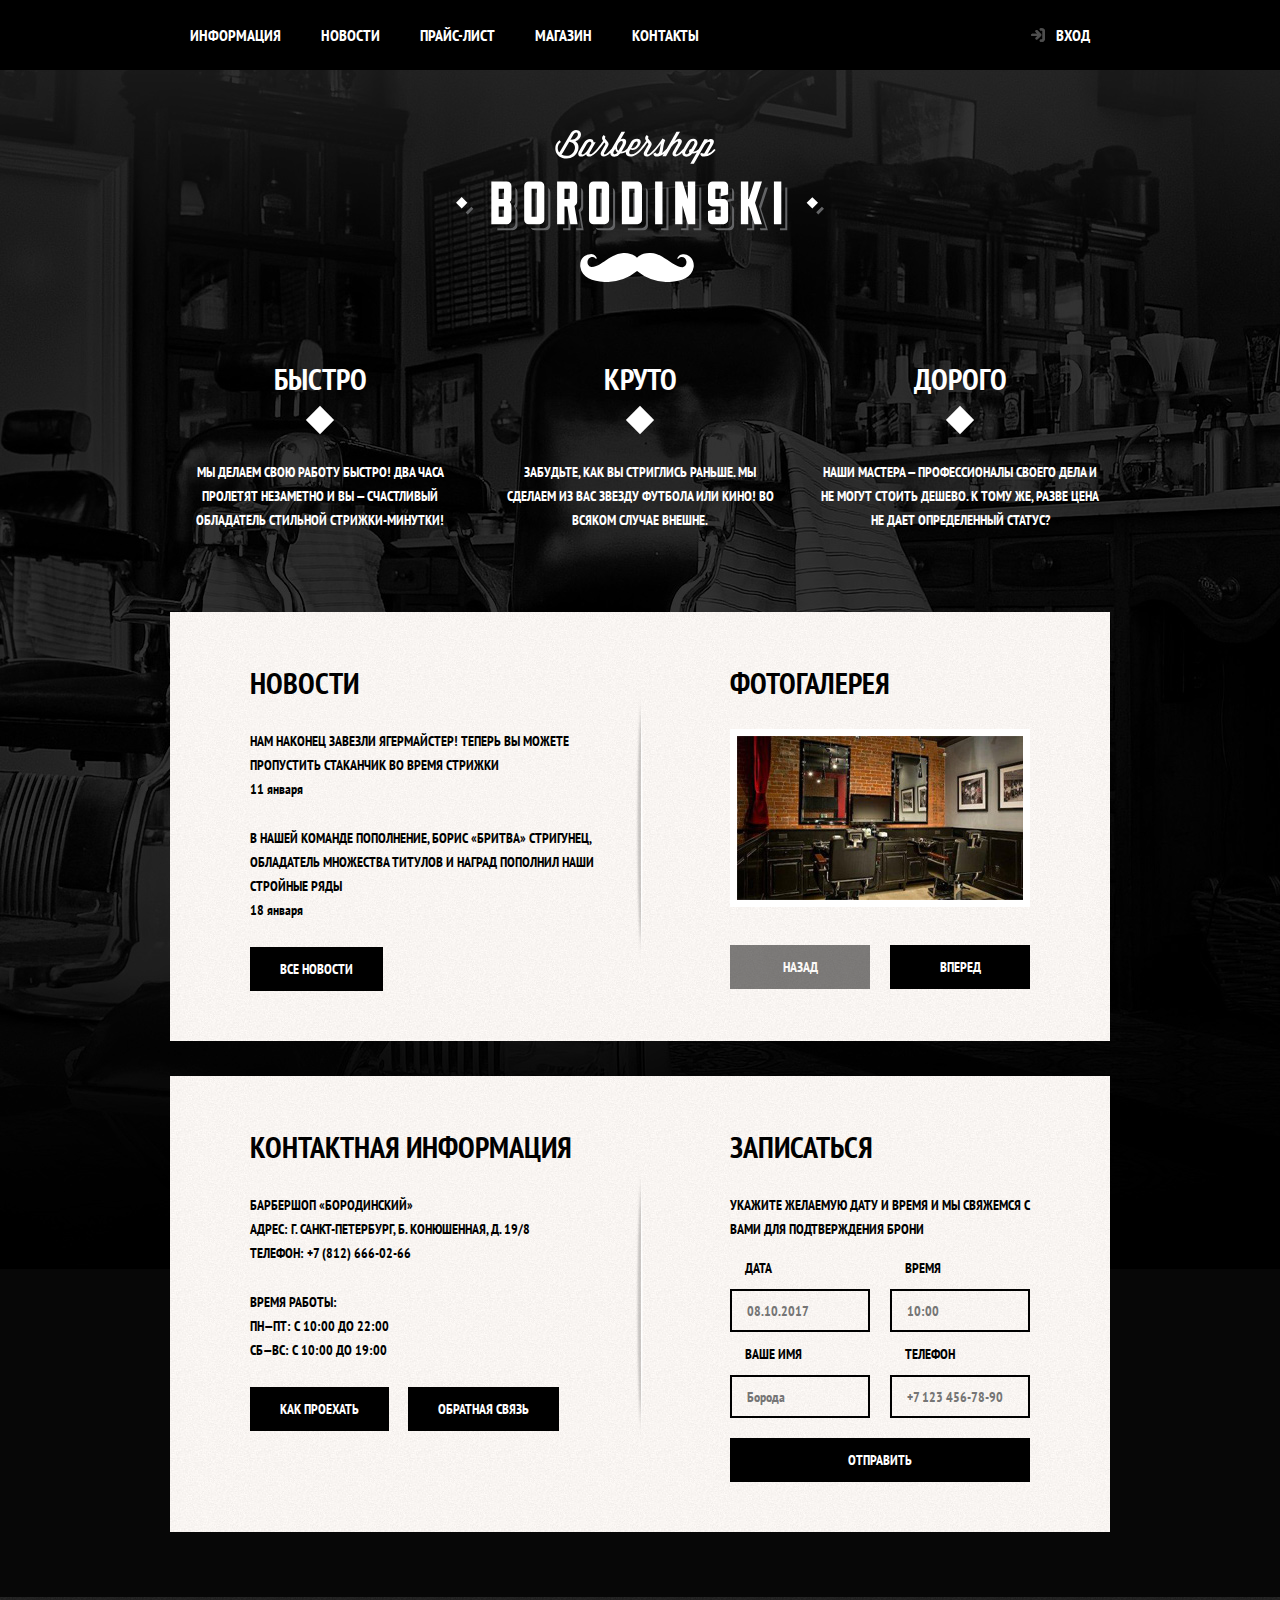
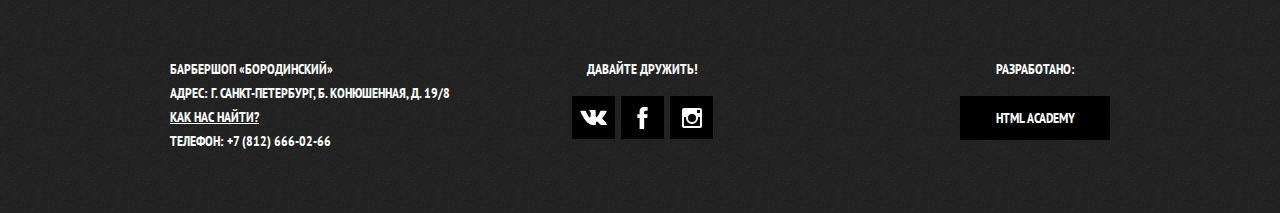
<file: index.html>
<!DOCTYPE html>
<html lang="ru">
<head>
  <meta charset="UTF-8">
  <title>Барбершоп «Бородинский»</title>
  <link href="https://fonts.googleapis.com/css?family=PT+Sans+Narrow:400,700&amp;subset=latin,cyrillic" rel="stylesheet">
  <link href="css/style.css" rel="stylesheet">
  <link href="css/normalize.css" rel="stylesheet">
</head>

<body>

<header class="main-header">
  <nav class="main-navigation">
    <a class="main-header-logo">
      <img src="img/index-logo.svg" width="368" height="153" alt="Логотип барбершопа «Бородинский»">
    </a>
    <div class="main-navigation-wrapper">
      <div class="container">
        <ul class="site-navigation">
          <li><a href="info.html">Информация</a></li>
          <li><a href="news.html">Новости</a></li>
          <li><a href="price.html">Прайс-лист</a></li>
          <li><a href="catalog.html">Магазин</a></li>
          <li><a href="contacts.html">Контакты</a></li>
        </ul>
        <ul class="user-navigation">
          <li><a class="login-link" href="login.html">Вход</a></li>
        </ul>
      </div>
    </div>
  </nav>
</header>

<main class="container">
  
  <h1 class="visually-hidden">Барбершоп «Бородинский»</h1>
  
  <section class="features">
    <h2 class="visually-hidden">Преимущества</h2>
    <ul class="features-list">
      <li class="feature-item">
        <h3>Быстро</h3>
        <p>Мы делаем свою работу быстро! Два часа пролетят незаметно и вы — счастливый обладатель стильной стрижки-минутки!</p>
      </li>
      <li class="feature-item">
        <h3>Круто</h3>
        <p>Забудьте, как вы стриглись раньше. Мы сделаем из вас звезду футбола или кино! Во всяком случае внешне.</p>
      </li>
      <li class="feature-item">
        <h3>Дорого</h3>
        <p>Наши мастера — профессионалы своего дела и не могут стоить дешево. К тому же, разве цена не дает определенный статус?</p>
      </li>
    </ul>
  </section>
  
  <div class="index-columns">
    <section class="news">
      <h2>Новости</h2>
      <ul class="news-list">
        <li class="news-item">
          <p>Нам наконец завезли Ягермайстер! Теперь вы можете пропустить стаканчик во время стрижки</p>
          <time datetime="2016-01-11">11 января</time>
        </li>
        <li class="news-item">
          <p>В нашей команде пополнение, Борис «Бритва» Стригунец, обладатель множества титулов и наград пополнил наши стройные ряды</p>
          <time datetime="2016-01-18">18 января</time>
        </li>
      </ul>
      <a class="button" href="news.html">Все новости</a>
    </section>

    <section class="gallery">
      <h2>Фотогалерея</h2>
      <div class="gallery-container">
        <figure class="gallery-content">
          <a href="#"><img src="img/studio.jpg" width="286" height="164" alt="Интерьер"></a>
        </figure>
        <button class="button gallery-button gallery-button-back" type="button" disabled>Назад</button>
        <button class="button gallery-button gallery-button-next" type="button">Вперед</button>
      </div>
    </section>
  </div>

  <div class="index-columns">
    <section class="contacts">
      <h2>Контактная информация</h2>
      <p>
        Барбершоп «Бородинский»<br>
        Адрес: г. Санкт-Петербург, Б. Конюшенная, д. 19/8<br>
        Телефон: +7 (812) 666-02-66
      </p>
      <p>
        Время работы:<br>
        пн—пт: с 10:00 до 22:00<br>
        сб—вс: с 10:00 до 19:00
      </p>
      <a class="button" href="map.html">Как проехать</a>
      <a class="button" href="contacts.html">Обратная связь</a>
    </section>

    <section class="appointment">
      <h2>Записаться</h2>
      <p class="appointment-info">Укажите желаемую дату и время и мы свяжемся с вами для подтверждения брони</p>
      <form class="appointment-form" action="https://echo.htmlacademy.ru" method="post">
        <p class="appointment-item">
          <label for="appointment-date">Дата</label>
          <input id="appointment-date" type="text" name="date" value="" placeholder="08.10.2017">
        </p>
        <p class="appointment-item">
          <label for="appointment-time">Время</label>
          <input id="appointment-time" type="text" name="time" value="" placeholder="10:00">
        </p>
        <p class="appointment-item">
          <label for="appointment-name">Ваше имя</label>
          <input id="appointment-name" type="text" name="name" value="" placeholder="Борода">
        </p>
        <p class="appointment-item">
          <label for="appointment-phone">Телефон</label>
          <input id="appointment-phone" type="tel" name="phone" value="" placeholder="+7 123 456-78-90">
        </p>
        <button class="button" type="submit">Отправить</button>
      </form>
    </section>
  </div>

</main>

<footer class="main-footer">
  <div class="container">
    <p class="footer-contacts">
    Барбершоп «Бородинский»<br>
    Адрес: г. Санкт-Петербург, Б. Конюшенная, д. 19/8<br>
    <a href="map.html">Как нас найти?</a><br>
    Телефон: +7 (812) 666-02-66
  </p>
  <div class="footer-social">
    <b>Давайте дружить!</b>
    <ul>
      <li><a class="social-button" href="#"><span class="visually-hidden">Вконтакте</span>
        <svg xmlns="http://www.w3.org/2000/svg" width="27" height="15" viewBox="0 0 26.14 14.91">
          <path d="M26 13.47l-.09-.17a13.55 13.55 0 0 0-2.6-3q-.87-.83-1.1-1.12A1 1 0 0 1 22 8a10.27 10.27 0 0 1 1.22-1.78l.88-1.16q2.35-3.13 2-4L26 .94a.8.8 0 0 0-.4-.22 2.14 2.14 0 0 0-.87 0h-3.92a.51.51 0 0 0-.27 0h-.3a.6.6 0 0 0-.15.14.93.93 0 0 0-.14.24 22.22 22.22 0 0 1-1.46 3.06q-.5.84-.93 1.46a7 7 0 0 1-.71.91 4.94 4.94 0 0 1-.52.47q-.23.18-.35.15l-.23-.05a.9.9 0 0 1-.31-.33 1.49 1.49 0 0 1-.16-.53v-.55-.65-.57-1.12-1-.75a3.14 3.14 0 0 0 0-.62 2.12 2.12 0 0 0-.14-.44.73.73 0 0 0-.28-.33 1.57 1.57 0 0 0-.46-.18A9 9 0 0 0 12.57 0a8.93 8.93 0 0 0-3.25.33 1.83 1.83 0 0 0-.52.41q-.25.3-.07.33a1.67 1.67 0 0 1 1.16.59l.08.16a2.6 2.6 0 0 1 .19.63 6.32 6.32 0 0 1 .12 1 10.59 10.59 0 0 1 0 1.7q-.07.71-.13 1.1a2.21 2.21 0 0 1-.18.64 2.69 2.69 0 0 1-.16.3l-.07.07a1 1 0 0 1-.37.07.86.86 0 0 1-.46-.19 3.27 3.27 0 0 1-.56-.52 7 7 0 0 1-.66-.93q-.37-.6-.76-1.42l-.22-.39q-.2-.38-.56-1.11t-.62-1.43A.9.9 0 0 0 5.2.9h-.07a.93.93 0 0 0-.22-.16A1.44 1.44 0 0 0 4.6.65L.87.68A1 1 0 0 0 .1.94L0 1a.44.44 0 0 0 0 .22 1.08 1.08 0 0 0 .08.37Q.9 3.53 1.86 5.31t1.66 2.87Q4.23 9.27 5 10.24t1 1.24l.37.41.34.33a8.06 8.06 0 0 0 1 .78 16.34 16.34 0 0 0 1.4.9 7.6 7.6 0 0 0 1.79.72 6.19 6.19 0 0 0 2 .22h1.57a1.08 1.08 0 0 0 .72-.3l.05-.07a.9.9 0 0 0 .1-.25 1.38 1.38 0 0 0 0-.37 4.48 4.48 0 0 1 .09-1.05 2.77 2.77 0 0 1 .23-.71 1.74 1.74 0 0 1 .29-.4 1.19 1.19 0 0 1 .23-.2h.11a.86.86 0 0 1 .77.21 4.52 4.52 0 0 1 .83.79q.39.47.93 1.05a6.41 6.41 0 0 0 1 .87l.27.16a3.31 3.31 0 0 0 .71.3 1.53 1.53 0 0 0 .76.07l3.48-.05a1.58 1.58 0 0 0 .8-.17.68.68 0 0 0 .34-.37 1.06 1.06 0 0 0 0-.46 1.71 1.71 0 0 0-.1-.36z" fill="#fff">
          </path>
        </svg>
      </a></li>
      <li><a class="social-button" href="#"><span class="visually-hidden">Фейсбук</span>
        <svg xmlns="http://www.w3.org/2000/svg" width="19" height="22" viewBox="0 0 10.15 21.74"><path d="M3.34 1.12A4.77 4.77 0 0 1 6.53 0h3.61v3.81H7.81a1.07 1.07 0 0 0-1.09.83v2.55h3.42c-.08 1.23-.24 2.45-.41 3.67h-3v10.87H2.21V10.86H0V7.21h2.19V3.66a3.83 3.83 0 0 1 1.15-2.54z" fill="#fff"/>
        </a></li>
      <li><a class="social-button" href="#"><span class="visually-hidden">Инстаграм</span>
        <svg xmlns="http://www.w3.org/2000/svg" width="20" height="20" viewBox="0 0 20 20">
          <path d="M18 0H2a2 2 0 0 0-2 2v16a2 2 0 0 0 2 2h16a2 2 0 0 0 2-2V2a2 2 0 0 0-2-2zm-8 6a4 4 0 1 1-4 4 4 4 0 0 1 4-4zM2.5 18a.47.47 0 0 1-.5-.5V9h2.1a3.4 3.4 0 0 0-.1 1 6 6 0 1 0 12 0 3.4 3.4 0 0 0-.1-1H18v8.5a.47.47 0 0 1-.5.5zM18 4.5a.47.47 0 0 1-.5.5h-2a.47.47 0 0 1-.5-.5v-2a.47.47 0 0 1 .5-.5h2a.47.47 0 0 1 .5.5z" fill="#fff">
          </path>
        </svg>
      </a></li>
    </ul>
  </div>
  <p class="footer-copyright">
    <b>Разработано:</b> <a class="button" href="https://htmlacademy.ru">HTML Academy</a>
  </p>
  </div>
</footer>

</body>
</html>
</file>
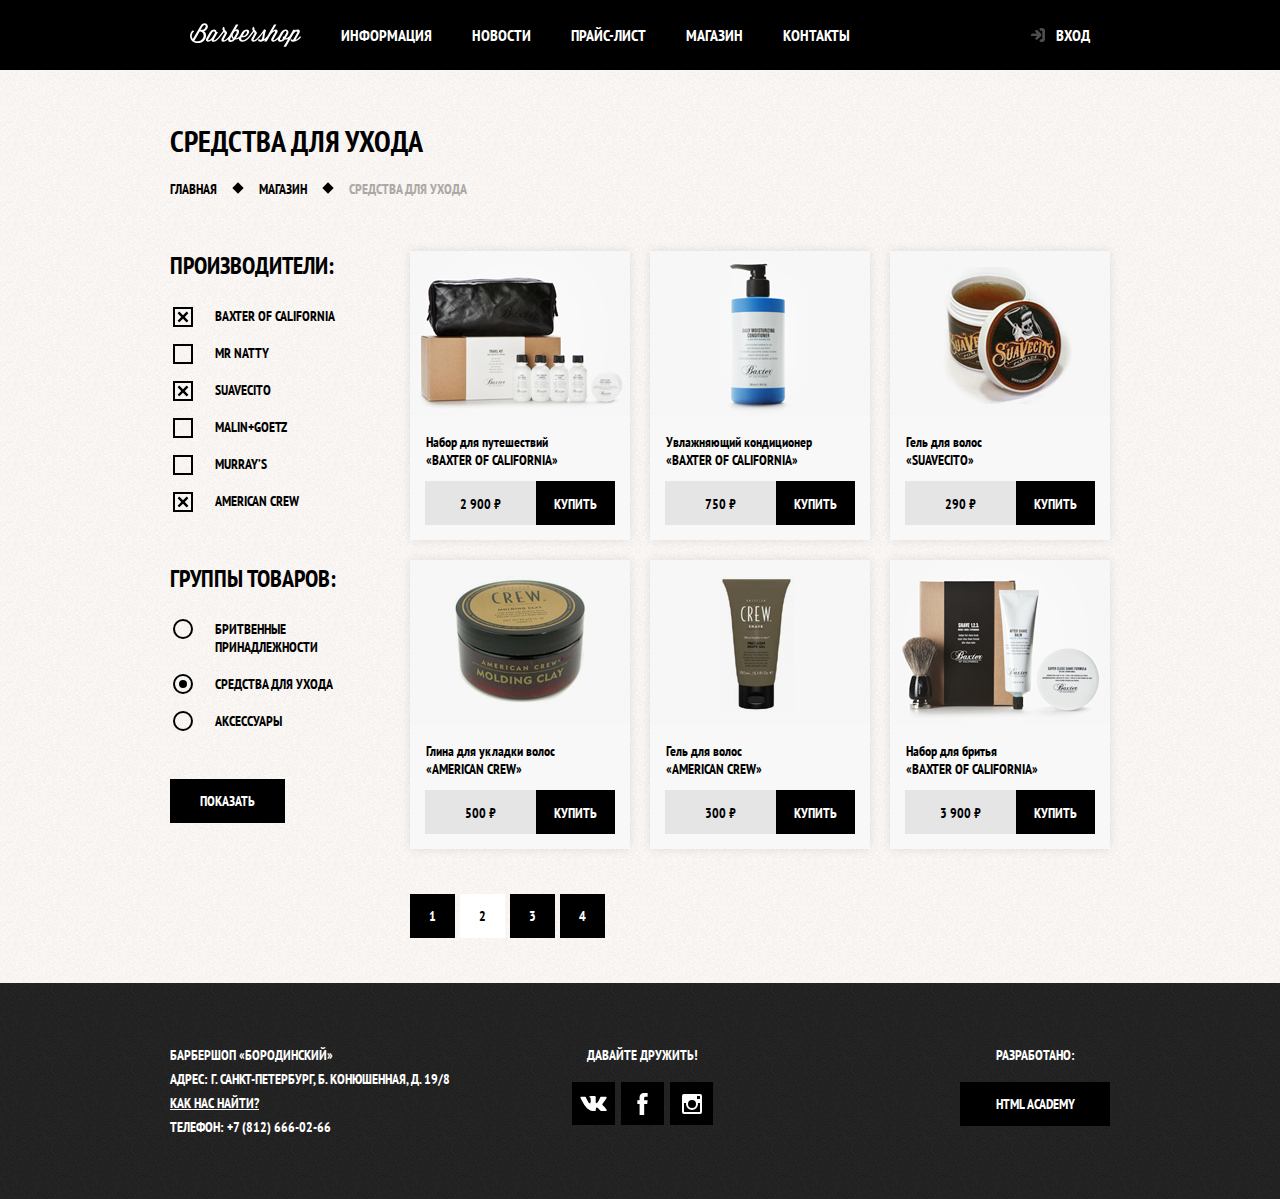
<file: catalog.html>
<!DOCTYPE html>
<html lang="ru">
<head>
  <meta charset="UTF-8">
  <title>Барбершоп «Бородинский»</title>
  <link href="https://fonts.googleapis.com/css?family=PT+Sans+Narrow:400,700&amp;subset=latin,cyrillic" rel="stylesheet">
  <link href="css/style.css" rel="stylesheet">
  <link href="css/normalize.css" rel="stylesheet">
</head>

<body class="inner-page">

<header class="main-header">
  <nav class="main-navigation container">
    <a class="main-header-logo" href="index.html">
      <img src="img/shared/default-logo.svg" width="111" height="24" alt="Логотип барбершопа «Бородинский»">
    </a>
    <ul class="site-navigation">
      <li><a href="info.html">Информация</a></li>
      <li><a href="news.html">Новости</a></li>
      <li><a href="price.html">Прайс-лист</a></li>
      <li class="site-navigation-current"><a href="catalog.html">Магазин</a></li>
      <li><a href="contacts.html">Контакты</a></li>
    </ul>
    <ul class="user-navigation">
      <li><a class="login-link" href="login.html">Вход</a></li>
    </ul>
  </nav>
</header>

<main class="container">

  <h1 class="page-title">Cредства для ухода</h1>
  
  <ul class="breadcrumbs">
    <li>
      <a href="index.html">Главная</a>
    </li>
    <li>
      <a href="catalog.html">Магазин</a>
    </li>
    <li class="breadcrumbs-current">Средства для ухода</li>
  </ul>
  
  <div class="catalog-columns">
  
    <section class="filters">
    <h2 class="visually-hidden">Фильтр товаров</h2>
    <form class="filter" method="get" action="https://echo.htmlacademy.ru">
      <fieldset>
        <legend>Производители:</legend>
        <ul>
          <li class="filter-option">
            <input class="visually-hidden filter-input filter-input-checkbox" type="checkbox" name="baxter-of-california" id="filter-baxter-of-california" checked>
            <label for="filter-baxter-of-california">Baxter of California</label>
          </li>
          <li class="filter-option">
            <input class="visually-hidden filter-input filter-input-checkbox" type="checkbox" name="mr-natty" id="filter-mr-natty">
            <label for="filter-mr-natty">Mr Natty</label>
          </li>
          <li class="filter-option">
            <input class="visually-hidden filter-input filter-input-checkbox" type="checkbox" name="suavecito" id="filter-suavecito" checked>
            <label for="filter-suavecito">Suavecito</label>
          </li>
          <li class="filter-option">
            <input class="visually-hidden filter-input filter-input-checkbox" type="checkbox" name="malin-goetz" id="filter-malin-goetz">
            <label for="filter-malin-goetz">Malin+Goetz</label>
          </li>
          <li class="filter-option">
            <input class="visually-hidden filter-input filter-input-checkbox" type="checkbox" name="murrays" id="filter-murrays">
            <label for="filter-murrays">Murray’s</label>
          </li>
          <li class="filter-option">
            <input class="visually-hidden filter-input filter-input-checkbox" type="checkbox" name="american-crew" id="filter-american-crew" checked>
            <label for="filter-american-crew">American Crew</label>
          </li>
        </ul>
      </fieldset>
      <fieldset>
        <legend>Группы товаров:</legend>
        <ul>
          <li class="filter-option">
            <input class="visually-hidden filter-input filter-input-radio" type="radio" name="product-group" value="shaving" id="filter-shave">
            <label for="filter-shave">Бритвенные принадлежности</label>
          </li>
          <li class="filter-option">
            <input class="visually-hidden filter-input filter-input-radio" type="radio" name="product-group" value="hair-care" id="filter-care" checked>
            <label for="filter-care">Средства для ухода</label>
          </li>
          <li class="filter-option">
            <input class="visually-hidden filter-input filter-input-radio" type="radio" name="product-group" value="accessories" id="filter-accessories">
            <label for="filter-accessories">Аксессуары</label>
          </li>
        </ul>
      </fieldset>
      <button type="submit" class="filter-button button">Показать</button>
    </form>
  </section>

  <section class="catalog">
    <h2 class="visually-hidden">Список средств для ухода</h2>
    <ul class="catalog-list">
      <li class="catalog-item">
        <a href="catalog-item.html">
          <h3>
            <span class="catalog-category">Набор для путешествий</span>
            <span class="catalog-item-title">«Baxter of California»</span>
          </h3>
          <p class="catalog-item-image">
            <img src="img/catalog/product-1.jpg" width="220" height="165" alt="Набор для путешествий «Baxter of California»">
          </p>
        </a>
        <p class="catalog-item-price">
          <b>2 900 ₽</b>
          <a class="button" href="#">Купить</a>
        </p>
      </li>
      <li class="catalog-item">
        <a href="catalog-item.html">
          <h3>
            <span class="catalog-category">Увлажняющий кондиционер</span>
            <span class="catalog-item-title">«Baxter of California»</span>
          </h3>
          <p class="catalog-item-image">
            <img src="img/catalog/product-2.jpg" width="220" height="165" alt="Увлажняющий кондиционер «Baxter of California»">
          </p>
        </a>
        <p class="catalog-item-price">
          <b>750 ₽</b>
          <a class="button" href="#">Купить</a>
        </p>
      </li>
      <li class="catalog-item">
        <a href="catalog-item.html">
          <h3>
            <span class="catalog-category">Гель для волос</span>
            <span class="catalog-item-title">«Suavecito»</span>
          </h3>
          <p class="catalog-item-image">
            <img src="img/catalog/product-3.jpg" width="220" height="165" alt="Гель для волос «Suavecito»">
          </p>
        </a>
        <p class="catalog-item-price">
          <b>290 ₽</b>
          <a class="button" href="#">Купить</a>
        </p>
      </li>
      <li class="catalog-item">
        <a href="catalog-item.html">
          <h3>
            <span class="catalog-category">Глина для укладки волос</span>
            <span class="catalog-item-title">«American crew»</span>
          </h3>
          <p class="catalog-item-image">
            <img src="img/catalog/product-4.jpg" width="220" height="165" alt="Глина для укладки волос «American crew»">
          </p>
        </a>
        <p class="catalog-item-price">
          <b>500 ₽</b>
          <a class="button" href="#">Купить</a>
        </p>
      </li>
      <li class="catalog-item">
        <a href="catalog-item.html">
          <h3>
            <span class="catalog-category">Гель для волос</span>
            <span class="catalog-item-title">«American crew»</span>
          </h3>
          <p class="catalog-item-image">
            <img src="img/catalog/product-5.jpg" width="220" height="165" alt="Гель для волос «American crew»">
          </p>
        </a>
        <p class="catalog-item-price">
          <b>300 ₽</b>
          <a class="button" href="#">Купить</a>
        </p>
      </li>
      <li class="catalog-item">
        <a href="catalog-item.html">
          <h3>
            <span class="catalog-category">Набор для бритья</span>
            <span class="catalog-item-title">«Baxter of California»</span>
          </h3>
          <p class="catalog-item-image">
            <img src="img/catalog/product-6.jpg" width="220" height="165" alt="Набор для бритья «Baxter of California»">
          </p>
        </a>
        <p class="catalog-item-price">
          <b>3 900 ₽</b>
          <a class="button" href="#">Купить</a>
        </p>
      </li>
    </ul>
    <ul class="pagination-list">
      <li class="pagination-item"><a href="#">1</a></li>
      <li class="pagination-item pagination-item-current"><a>2</a></li>
      <li class="pagination-item"><a href="#">3</a></li>
      <li class="pagination-item"><a href="#">4</a></li>
    </ul>
  </section>
  </div>
</main>  

<footer class="main-footer">
  <div class="container">
    <p class="footer-contacts">
    Барбершоп «Бородинский»<br>
    Адрес: г. Санкт-Петербург, Б. Конюшенная, д. 19/8<br>
    <a href="map.html">Как нас найти?</a><br>
    Телефон: +7 (812) 666-02-66
  </p>
  <div class="footer-social">
    <b>Давайте дружить!</b>
    <ul>
      <li><a class="social-button" href="#"><span class="visually-hidden">Вконтакте</span>
        <svg xmlns="http://www.w3.org/2000/svg" width="27" height="15" viewBox="0 0 26.14 14.91">
          <path d="M26 13.47l-.09-.17a13.55 13.55 0 0 0-2.6-3q-.87-.83-1.1-1.12A1 1 0 0 1 22 8a10.27 10.27 0 0 1 1.22-1.78l.88-1.16q2.35-3.13 2-4L26 .94a.8.8 0 0 0-.4-.22 2.14 2.14 0 0 0-.87 0h-3.92a.51.51 0 0 0-.27 0h-.3a.6.6 0 0 0-.15.14.93.93 0 0 0-.14.24 22.22 22.22 0 0 1-1.46 3.06q-.5.84-.93 1.46a7 7 0 0 1-.71.91 4.94 4.94 0 0 1-.52.47q-.23.18-.35.15l-.23-.05a.9.9 0 0 1-.31-.33 1.49 1.49 0 0 1-.16-.53v-.55-.65-.57-1.12-1-.75a3.14 3.14 0 0 0 0-.62 2.12 2.12 0 0 0-.14-.44.73.73 0 0 0-.28-.33 1.57 1.57 0 0 0-.46-.18A9 9 0 0 0 12.57 0a8.93 8.93 0 0 0-3.25.33 1.83 1.83 0 0 0-.52.41q-.25.3-.07.33a1.67 1.67 0 0 1 1.16.59l.08.16a2.6 2.6 0 0 1 .19.63 6.32 6.32 0 0 1 .12 1 10.59 10.59 0 0 1 0 1.7q-.07.71-.13 1.1a2.21 2.21 0 0 1-.18.64 2.69 2.69 0 0 1-.16.3l-.07.07a1 1 0 0 1-.37.07.86.86 0 0 1-.46-.19 3.27 3.27 0 0 1-.56-.52 7 7 0 0 1-.66-.93q-.37-.6-.76-1.42l-.22-.39q-.2-.38-.56-1.11t-.62-1.43A.9.9 0 0 0 5.2.9h-.07a.93.93 0 0 0-.22-.16A1.44 1.44 0 0 0 4.6.65L.87.68A1 1 0 0 0 .1.94L0 1a.44.44 0 0 0 0 .22 1.08 1.08 0 0 0 .08.37Q.9 3.53 1.86 5.31t1.66 2.87Q4.23 9.27 5 10.24t1 1.24l.37.41.34.33a8.06 8.06 0 0 0 1 .78 16.34 16.34 0 0 0 1.4.9 7.6 7.6 0 0 0 1.79.72 6.19 6.19 0 0 0 2 .22h1.57a1.08 1.08 0 0 0 .72-.3l.05-.07a.9.9 0 0 0 .1-.25 1.38 1.38 0 0 0 0-.37 4.48 4.48 0 0 1 .09-1.05 2.77 2.77 0 0 1 .23-.71 1.74 1.74 0 0 1 .29-.4 1.19 1.19 0 0 1 .23-.2h.11a.86.86 0 0 1 .77.21 4.52 4.52 0 0 1 .83.79q.39.47.93 1.05a6.41 6.41 0 0 0 1 .87l.27.16a3.31 3.31 0 0 0 .71.3 1.53 1.53 0 0 0 .76.07l3.48-.05a1.58 1.58 0 0 0 .8-.17.68.68 0 0 0 .34-.37 1.06 1.06 0 0 0 0-.46 1.71 1.71 0 0 0-.1-.36z" fill="#fff">
          </path>
        </svg>
      </a></li>
      <li><a class="social-button" href="#"><span class="visually-hidden">Фейсбук</span>
        <svg xmlns="http://www.w3.org/2000/svg" width="19" height="22" viewBox="0 0 10.15 21.74"><path d="M3.34 1.12A4.77 4.77 0 0 1 6.53 0h3.61v3.81H7.81a1.07 1.07 0 0 0-1.09.83v2.55h3.42c-.08 1.23-.24 2.45-.41 3.67h-3v10.87H2.21V10.86H0V7.21h2.19V3.66a3.83 3.83 0 0 1 1.15-2.54z" fill="#fff"/>
        </a></li>
      <li><a class="social-button" href="#"><span class="visually-hidden">Инстаграм</span>
        <svg xmlns="http://www.w3.org/2000/svg" width="20" height="20" viewBox="0 0 20 20">
          <path d="M18 0H2a2 2 0 0 0-2 2v16a2 2 0 0 0 2 2h16a2 2 0 0 0 2-2V2a2 2 0 0 0-2-2zm-8 6a4 4 0 1 1-4 4 4 4 0 0 1 4-4zM2.5 18a.47.47 0 0 1-.5-.5V9h2.1a3.4 3.4 0 0 0-.1 1 6 6 0 1 0 12 0 3.4 3.4 0 0 0-.1-1H18v8.5a.47.47 0 0 1-.5.5zM18 4.5a.47.47 0 0 1-.5.5h-2a.47.47 0 0 1-.5-.5v-2a.47.47 0 0 1 .5-.5h2a.47.47 0 0 1 .5.5z" fill="#fff">
          </path>
        </svg>
      </a></li>
    </ul>
  </div>
  <p class="footer-copyright">
    <b>Разработано:</b> <a class="button" href="https://htmlacademy.ru">HTML Academy</a>
  </p>
  </div>
</footer>

</body>
</html>
</file>
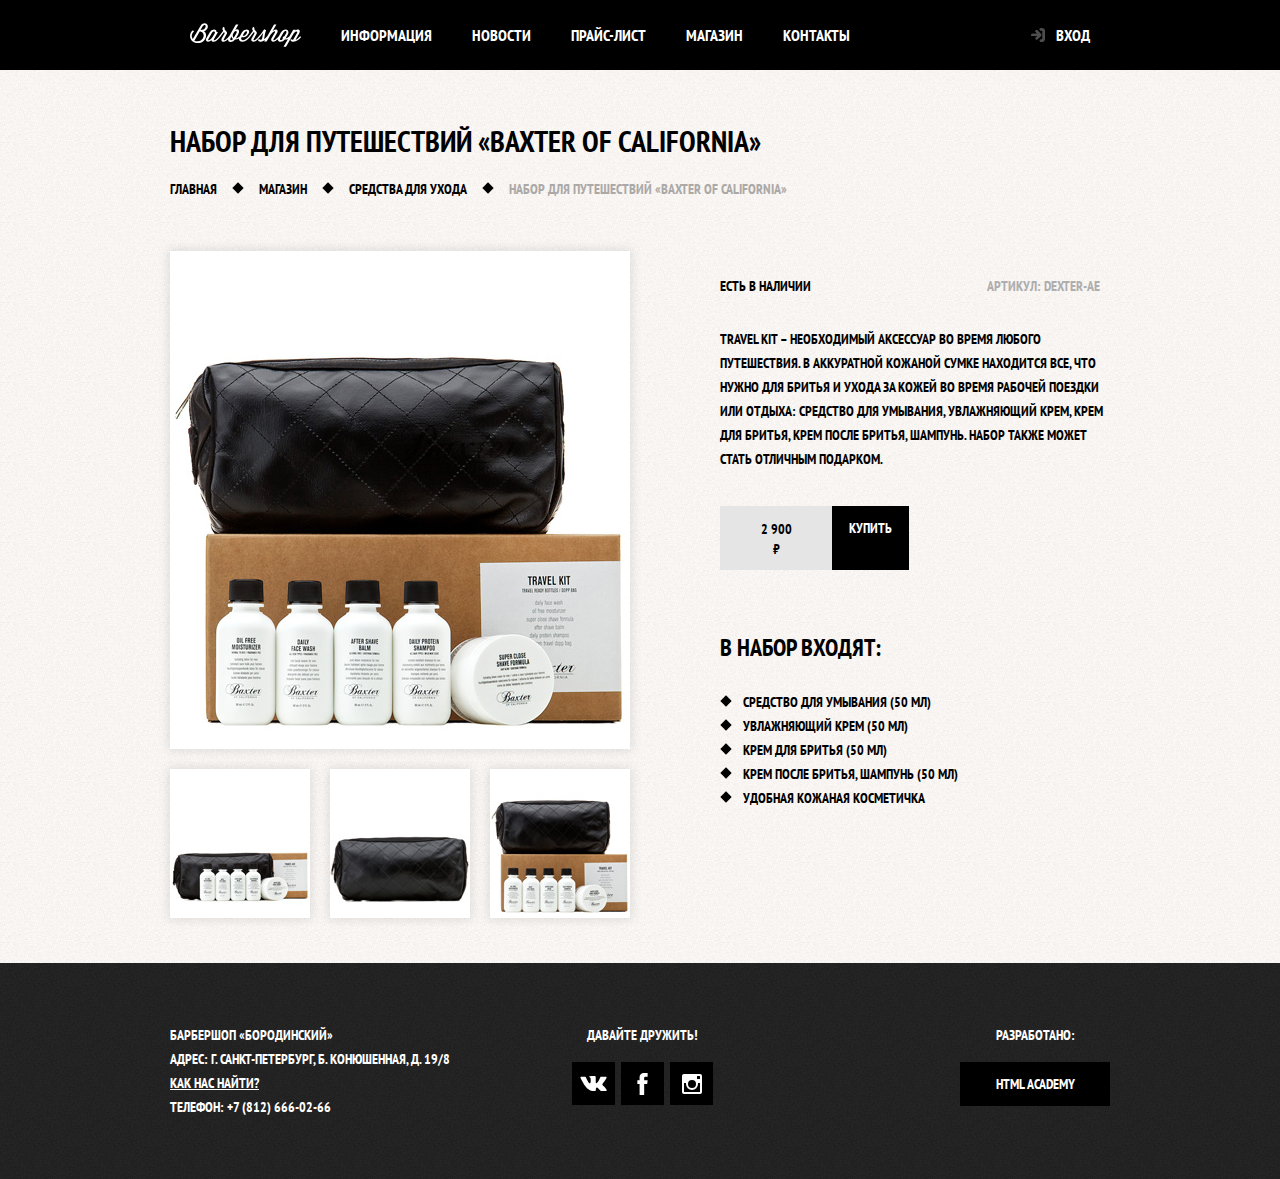
<file: catalog_item.html>
<!DOCTYPE html>
<html lang="ru">
<head>
  <meta charset="UTF-8">
  <title>Барбершоп «Бородинский»</title>
  <link href="https://fonts.googleapis.com/css?family=PT+Sans+Narrow:400,700&amp;subset=latin,cyrillic" rel="stylesheet">
  <link href="css/style.css" rel="stylesheet">
  <link href="css/normalize.css" rel="stylesheet">
</head>

<body class="inner-page">

<header class="main-header">
  <nav class="main-navigation container">
    <a class="main-header-logo" href="index.html">
      <img src="img/shared/default-logo.svg" width="111" height="24" alt="Логотип барбершопа «Бородинский»">
    </a>
    <ul class="site-navigation">
      <li><a href="info.html">Информация</a></li>
      <li><a href="news.html">Новости</a></li>
      <li><a href="price.html">Прайс-лист</a></li>
      <li class="site-navigation-current"><a href="catalog.html">Магазин</a></li>
      <li><a href="contacts.html">Контакты</a></li>
    </ul>
    <ul class="user-navigation">
      <li><a class="login-link" href="login.html">Вход</a></li>
    </ul>
  </nav>
</header>

<main class="container">

  <h1 class="page-title">Набор для путешествий «Baxter of California»</h1>

  <ul class="breadcrumbs">
    <li><a href="index.html">Главная</a></li>
    <li><a href="#">Магазин</a></li>
    <li><a href="#">Средства для ухода</a></li>
    <li class="breadcrumbs-current">Набор для путешествий «Baxter of California»</li>
  </ul>

  <div class="catalog-columns">

    <section class="product-photos">
      <h2 class="visually-hidden">Изображения товара</h2>
      <p class="product-photo-full">
        <img src="img/catalog-item/product-big.jpg" width="460" height="498" alt="Фото всего набора">
      </p>
      <ul class="product-photo-preview">
        <li>
          <img src="img/catalog-item/product-small-1.jpg" width="140" height="149" alt="Фото в анфас">
        </li>
        <li>
          <img src="img/catalog-item/product-small-2.jpg" width="140" height="149" alt="Фото в профиль">
        </li>
        <li>
          <img src="img/catalog-item/product-small-3.jpg" width="140" height="149" alt="Фото отдельной части">
        </li>
      </ul>
    </section>
  
    <section class="product-info">
      <h2 class="visually-hidden">Описание товара</h2>
      <div class="product-description">
        <p class="product-availability">Есть в наличии</p>
        <p class="product-article">Артикул: dexter-ae</p>
      </div>
      <p class="product-text">Travel Kit – необходимый аксессуар во время любого путешествия. В аккуратной кожаной сумке находится все, что нужно для бритья и ухода за кожей во время рабочей поездки или отдыха: средство для умывания, увлажняющий крем, крем для бритья, крем после бритья, шампунь. Набор также может стать отличным подарком.</p>
      <p class="product-price">
        <b>2 900 ₽</b>
        <a class="button" href="#">Купить</a>
      </p>
      <h3>В набор входят:</h3>
      <ul>
        <li>Средство для умывания (50 мл)</li>
        <li>Увлажняющий крем (50 мл)</li>
        <li>Крем для бритья (50 мл)</li>
        <li>Крем после бритья, шампунь (50 мл)</li>
        <li>Удобная кожаная косметичка</li>
      </ul>
    </section>
  </div>
    
</main>

<footer class="main-footer">
  <div class="container">
    <p class="footer-contacts">
    Барбершоп «Бородинский»<br>
    Адрес: г. Санкт-Петербург, Б. Конюшенная, д. 19/8<br>
    <a href="map.html">Как нас найти?</a><br>
    Телефон: +7 (812) 666-02-66
  </p>
  <div class="footer-social">
    <b>Давайте дружить!</b>
    <ul>
      <li><a class="social-button" href="#"><span class="visually-hidden">Вконтакте</span>
        <svg xmlns="http://www.w3.org/2000/svg" width="27" height="15" viewBox="0 0 26.14 14.91">
          <path d="M26 13.47l-.09-.17a13.55 13.55 0 0 0-2.6-3q-.87-.83-1.1-1.12A1 1 0 0 1 22 8a10.27 10.27 0 0 1 1.22-1.78l.88-1.16q2.35-3.13 2-4L26 .94a.8.8 0 0 0-.4-.22 2.14 2.14 0 0 0-.87 0h-3.92a.51.51 0 0 0-.27 0h-.3a.6.6 0 0 0-.15.14.93.93 0 0 0-.14.24 22.22 22.22 0 0 1-1.46 3.06q-.5.84-.93 1.46a7 7 0 0 1-.71.91 4.94 4.94 0 0 1-.52.47q-.23.18-.35.15l-.23-.05a.9.9 0 0 1-.31-.33 1.49 1.49 0 0 1-.16-.53v-.55-.65-.57-1.12-1-.75a3.14 3.14 0 0 0 0-.62 2.12 2.12 0 0 0-.14-.44.73.73 0 0 0-.28-.33 1.57 1.57 0 0 0-.46-.18A9 9 0 0 0 12.57 0a8.93 8.93 0 0 0-3.25.33 1.83 1.83 0 0 0-.52.41q-.25.3-.07.33a1.67 1.67 0 0 1 1.16.59l.08.16a2.6 2.6 0 0 1 .19.63 6.32 6.32 0 0 1 .12 1 10.59 10.59 0 0 1 0 1.7q-.07.71-.13 1.1a2.21 2.21 0 0 1-.18.64 2.69 2.69 0 0 1-.16.3l-.07.07a1 1 0 0 1-.37.07.86.86 0 0 1-.46-.19 3.27 3.27 0 0 1-.56-.52 7 7 0 0 1-.66-.93q-.37-.6-.76-1.42l-.22-.39q-.2-.38-.56-1.11t-.62-1.43A.9.9 0 0 0 5.2.9h-.07a.93.93 0 0 0-.22-.16A1.44 1.44 0 0 0 4.6.65L.87.68A1 1 0 0 0 .1.94L0 1a.44.44 0 0 0 0 .22 1.08 1.08 0 0 0 .08.37Q.9 3.53 1.86 5.31t1.66 2.87Q4.23 9.27 5 10.24t1 1.24l.37.41.34.33a8.06 8.06 0 0 0 1 .78 16.34 16.34 0 0 0 1.4.9 7.6 7.6 0 0 0 1.79.72 6.19 6.19 0 0 0 2 .22h1.57a1.08 1.08 0 0 0 .72-.3l.05-.07a.9.9 0 0 0 .1-.25 1.38 1.38 0 0 0 0-.37 4.48 4.48 0 0 1 .09-1.05 2.77 2.77 0 0 1 .23-.71 1.74 1.74 0 0 1 .29-.4 1.19 1.19 0 0 1 .23-.2h.11a.86.86 0 0 1 .77.21 4.52 4.52 0 0 1 .83.79q.39.47.93 1.05a6.41 6.41 0 0 0 1 .87l.27.16a3.31 3.31 0 0 0 .71.3 1.53 1.53 0 0 0 .76.07l3.48-.05a1.58 1.58 0 0 0 .8-.17.68.68 0 0 0 .34-.37 1.06 1.06 0 0 0 0-.46 1.71 1.71 0 0 0-.1-.36z" fill="#fff">
          </path>
        </svg>
      </a></li>
      <li><a class="social-button" href="#"><span class="visually-hidden">Фейсбук</span>
        <svg xmlns="http://www.w3.org/2000/svg" width="19" height="22" viewBox="0 0 10.15 21.74"><path d="M3.34 1.12A4.77 4.77 0 0 1 6.53 0h3.61v3.81H7.81a1.07 1.07 0 0 0-1.09.83v2.55h3.42c-.08 1.23-.24 2.45-.41 3.67h-3v10.87H2.21V10.86H0V7.21h2.19V3.66a3.83 3.83 0 0 1 1.15-2.54z" fill="#fff"/>
        </a></li>
      <li><a class="social-button" href="#"><span class="visually-hidden">Инстаграм</span>
        <svg xmlns="http://www.w3.org/2000/svg" width="20" height="20" viewBox="0 0 20 20">
          <path d="M18 0H2a2 2 0 0 0-2 2v16a2 2 0 0 0 2 2h16a2 2 0 0 0 2-2V2a2 2 0 0 0-2-2zm-8 6a4 4 0 1 1-4 4 4 4 0 0 1 4-4zM2.5 18a.47.47 0 0 1-.5-.5V9h2.1a3.4 3.4 0 0 0-.1 1 6 6 0 1 0 12 0 3.4 3.4 0 0 0-.1-1H18v8.5a.47.47 0 0 1-.5.5zM18 4.5a.47.47 0 0 1-.5.5h-2a.47.47 0 0 1-.5-.5v-2a.47.47 0 0 1 .5-.5h2a.47.47 0 0 1 .5.5z" fill="#fff">
          </path>
        </svg>
      </a></li>
    </ul>
  </div>
  <p class="footer-copyright">
    <b>Разработано:</b> <a class="button" href="https://htmlacademy.ru">HTML Academy</a>
  </p>
  </div>
</footer>

</body>
</html>
</file>
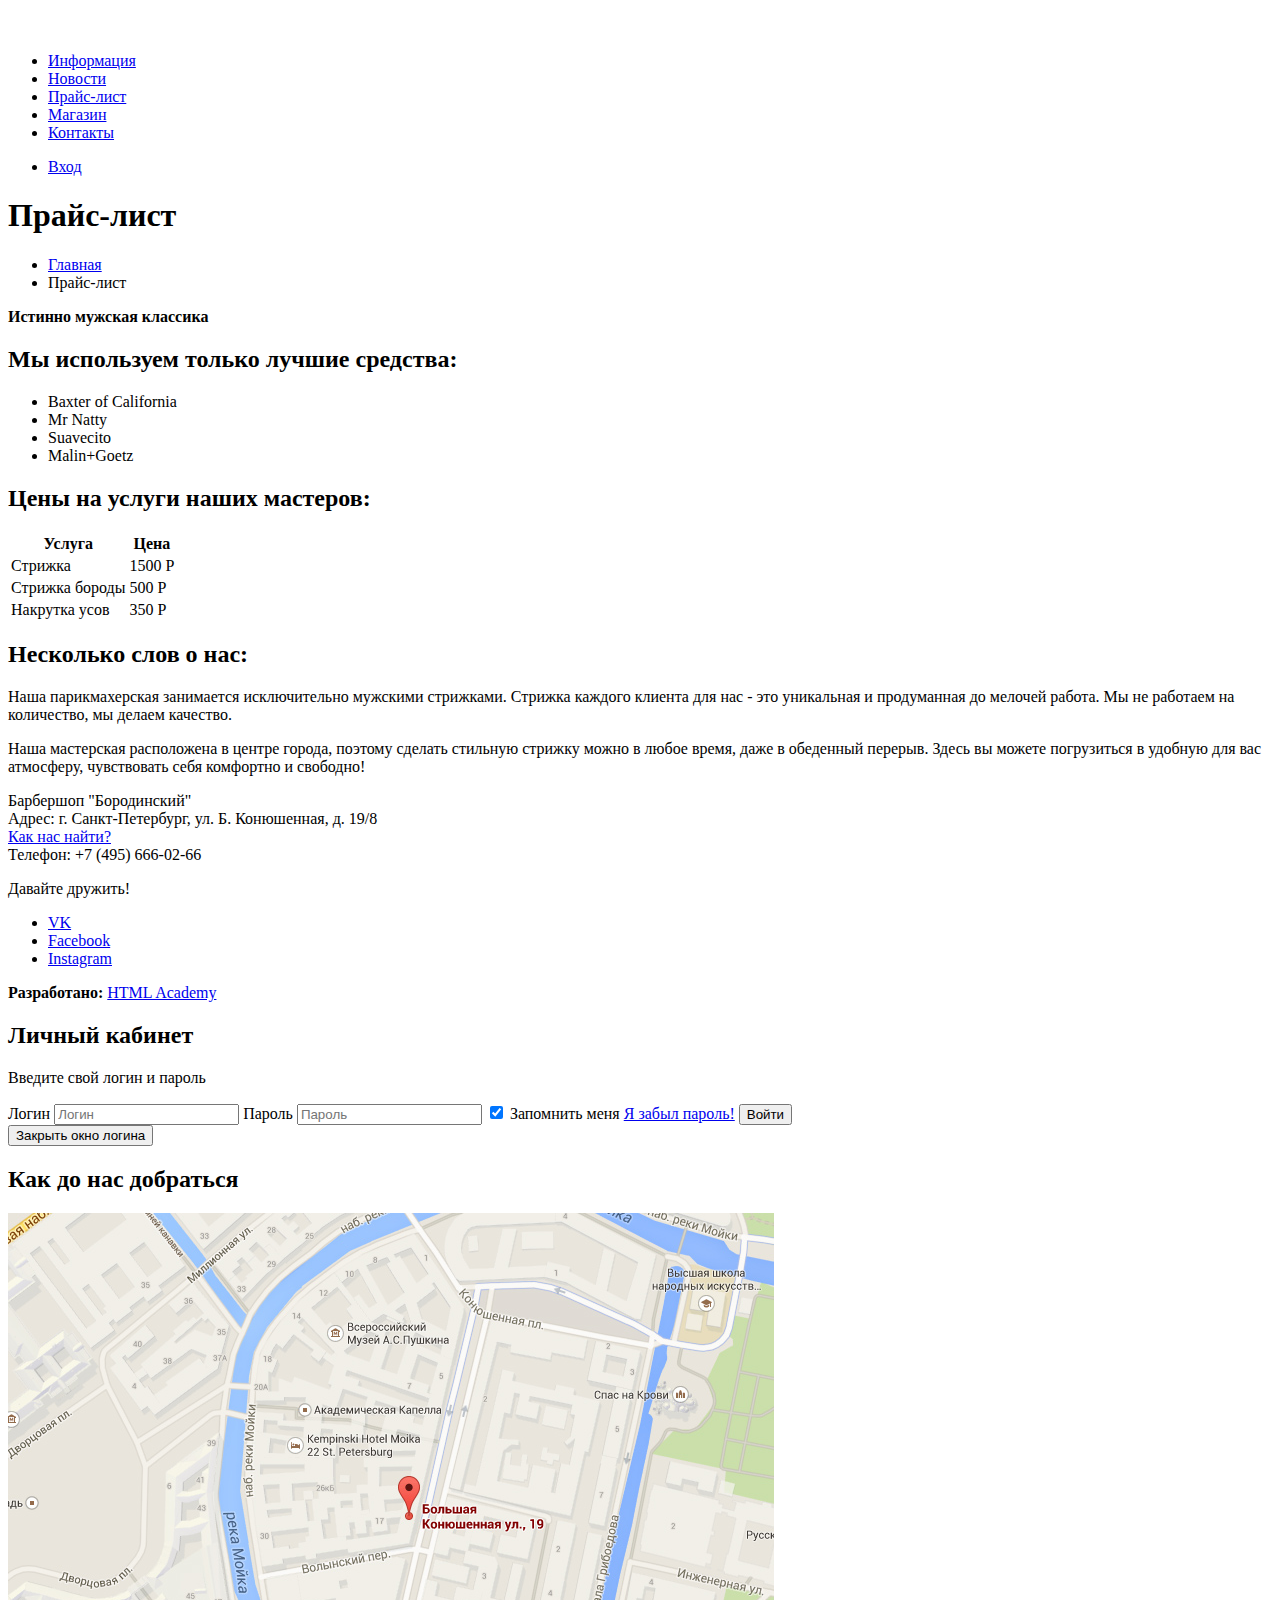
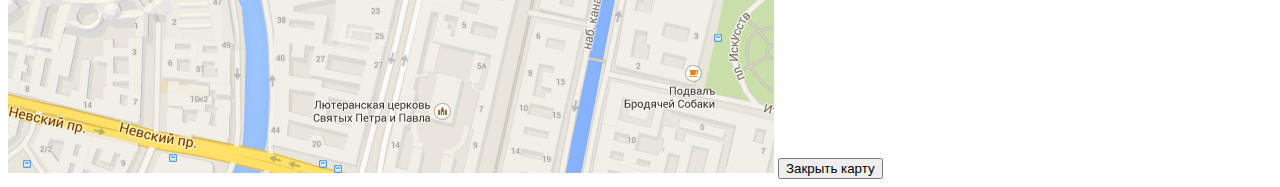
<file: price.html>
<!DOCTYPE html>
<html lang="ru">
  <head>
    <meta charset="utf-8">
    <title>Barbershop</title>
    <meta name="keywords" content="магазин средства принадлежности купить">
    <meta name="description" content="Барбершоп - магазин, где вы можете купить лучшие,
                                      непревзойденные и прекрасные средства для вашей
                                      и только вашей бороды <3">
  </head>
  <body>
    <header class="price-page-header">
      <nav class="price-page-header-navbar">
        <a class="main-header-logo" href="index.html">
          <img src="img/shared/default-logo.svg" width="111" height="24"
               alt="Barbershop logo">
        </a>
        <ul class="price-page-header-navbar-main">
          <li><a href="info.html" target="_parent">Информация</a></li>
          <li><a href="news.html" target="_parent">Новости</a></li>
          <li class="site-navigation-current">
            <a href="price.html" target="_parent">Прайс-лист</a></li>
          <li><a href="catalog.html">Магазин</a></li>
          <li><a href="contacts.html" target="_parent">Контакты</a></li>
        </ul>

        <ul class="price-page-header-navbar-login">
          <li><a href="#" target="_parent">Вход</a></li>
        </ul>
      </nav>
    </header>

    <main class="container">
      <h1 class="price-page-headline">Прайс-лист</h1>

      <ul class="breadcrumbs">
        <li><a href="index.html">Главная</a></li>
        <li class="breadcrumbs-current"
            aria-label="Текущая страница: Прайс-лист">
          Прайс-лист
        </li>
      </ul>

      <b class="price-list-jumbotron">Истинно мужская классика</b>

      <section class="price-list-goods">
        <h2>Мы используем только лучшие средства:</h2>
        <ul class="price-list-goods-list">
          <li>Baxter of California</li>
          <li>Mr Natty</li>
          <li>Suavecito</li>
          <li>Malin+Goetz</li>
        </ul>
      </section>

      <section class="price-list-prices">
        <h2 class="price-list-prices-headline">Цены на услуги наших мастеров:</h2>
        <table class="price-list-prices-table">
          <tr>
            <th class="visually-hidden">Услуга</th>
            <th class="visually-hidden">Цена</th>
          </tr>
          <tr>
            <td>Стрижка</td>
            <td>1500 Р</td>              
          </tr>
          <tr>
            <td>Стрижка бороды</td>
            <td>500 Р</td>              
          </tr>
          <tr>
            <td>Накрутка усов</td>
            <td>350 Р</td>              
          </tr>
        </table>
      </section>

      <section class="price-list-about-us">
        <h2 class="price-list-about-us-headline">Несколько слов о нас:</h2>

        <p>
          Наша парикмахерская занимается исключительно мужскими
          стрижками. Стрижка каждого клиента для нас - это уникальная
          и продуманная до мелочей работа. Мы не работаем на
          количество, мы делаем качество.
        </p>

        <p>
          Наша мастерская расположена в центре города, поэтому
          сделать стильную стрижку можно в любое время, даже в
          обеденный перерыв. Здесь вы можете погрузиться в удобную
          для вас атмосферу, чувствовать себя комфортно и свободно!
        </p>
      </section>
    </main>

    <footer class="price-page-footer">      
      <p class="price-page-footer-contacts">
        Барбершоп "Бородинский"<br>
        Адрес: г. Санкт-Петербург, ул. Б. Конюшенная, д. 19/8<br>
        <a href="map.html">Как нас найти?</a><br>
        Телефон: +7 (495) 666-02-66
      </p>      

      <div class="price-page-footer-social">
        <p>Давайте дружить!</p>
        <ul class="price-page-footer-social-buttons">
          <li><a href="https://vk.com/" target="_blank" class="social-button">VK</a></li>
          <li><a href="https://www.facebook.com/" target="_blank" class="social-button">Facebook</a></li>
          <li><a href="https://www.instagram.com/?hl=ru" target="_blank" class="social-button">Instagram</a></li>
        </ul>
      </div>
      
      <p class="price-page-footer-copyright">
        <b>Разработано:</b> 
        <a href="https://htmlacademy.ru/" target="_parent"
           class="price-page-footer-author-link">
             HTML Academy
        </a>
      </p>      
    </footer>

    <section class="modal modal-login">
      <h2>Личный кабинет</h2>
      <p>Введите свой логин и пароль</p>
      <form action="https://barbershop.ru/login" method="post">
        <label for="modal-login">Логин</label>
        <input type="text" name="modal-login" id="modal-login" placeholder="Логин">
        <label for="modal-password">Пароль</label>
        <input type="password" name="modal-password" id="modal-password" placeholder="Пароль">
        <input type="checkbox" name="remeber-me" id="remember-me" checked>
        <label for="remember-me">Запомнить меня</label>
        <a href="/password_forgot" aria-label="Забыл пароль">Я забыл пароль!</a>
        <button type="submit" class="btn modal-submit-button">Войти</button>
      </form>
      <button type="button" class="login-modal-close">Закрыть окно логина</button>
    </section>
    
    <section class="modal modal-map">
      <h2 class="visually-hidden">Как до нас добраться</h2>
      <img src="img/index/map.jpg" 
           alt="Наше расположение на карте"
           width="766"
           height="560">
      <button type="button" class="map-modal-close">Закрыть карту</button>
    </section>
  </body>
</html>
</file>
<file: css/style.css>
body {
  min-width: 960px;
  margin: 0;
  padding: 0;

  font-family: "PT Sans Narrow", Arial, sans-serif;
  font-size: 14px;
  line-height: 24px;
  font-weight: 700;
  color: #ffffff;
  text-transform: uppercase;

  background-color: #000000;
  background-image: url("../img/bg.jpg");
  background-position: top center;
  background-repeat: no-repeat;
}

a {
  text-decoration: none;
}

img {
  max-width: 100%;
  height: auto;
}

.visually-hidden:not(:focus):not(:active),
input[type="checkbox"].visually-hidden,
input[type="radio"].visually-hidden {
  position: absolute;

  width: 1px;
  height: 1px;
  margin: -1px;
  border: 0;
  padding: 0;

  white-space: nowrap;

  clip-path: inset(100%);
  clip: rect(0 0 0 0);
  overflow: hidden;
}

.inner-page {
  color: #000000;

  background-color: #f9f6f3;
  background-image: url("../img/pattern-light.jpg");
  background-position: 0 0;
  background-repeat: repeat;
}

.main-header {
  margin-bottom: 75px;
}

.inner-page .main-header {
  margin-bottom: 50px;

  background-color: #000000;
}

.button {
  display: inline-block;
  margin-right: 16px;
  padding: 10px 30px;
  
  font: inherit;
  text-align: center;
  color: #ffffff;
  vertical-align: middle;
  text-transform: uppercase;

  background-color: #000000;
  border: none;
}

.button:hover,
.button:focus,
.button:active {
  background-color: #663d15;
}

.button.disabled,
.button:disabled {
  cursor: default;
  opacity: 0.5;
  background-color: #000000;
}

.main-navigation {
  display: flex;
  flex-direction: column;
  align-items: center;
  
  font-size: 16px;
  line-height: 20px;
  color: #ffffff;

  background-color: transparent;
}

.inner-page .main-navigation {
  display: flex;
  align-items: flex-start;
  flex-direction: row;
}

.main-header-logo {
  order: 2;
  width: 368px;
  height: 153px;
}

.inner-page .main-header-logo {
  order: 0;

  width: 111px;
  height: 24px;
  padding: 23px 20px;
}

.main-navigation-wrapper {
  width: 100%;
  margin-bottom: 60px;
  
  background-color: #000000;
}

.main-navigation-wrapper .container {
  display: flex;
  justify-content: space-between;
}


.site-navigation,
.user-navigation {
  list-style: none;
  margin: 0;
  padding: 0;
}

.site-navigation {
  display: flex;
  flex-wrap: wrap;
  width: 620px;
}

.user-navigation {
  display: flex;
  max-width: 140px;
}

.inner-page .user-navigation {
  margin-left: auto;
}

.site-navigation a,
.user-navigation a {
  display: block;
  padding: 25px 20px;

  vertical-align: middle;
  color: #ffffff;
}

.site-navigation a:hover,
.site-navigation a:focus,
.user-navigation a:hover,
.user-navigation a:focus {
  background-color: #242424;
}

.user-navigation .login-link {
  position: relative;
  padding-left: 50px;
}

.login-link::before {
  content: "";
  
  position: absolute;
  top: 27px;
  left: 24px;
  
  width: 16px;
  height: 18px;
  
  background-image: url("../img/shared/login.svg");
  background-repeat: no-repeat;
  background-position: 0 0;
  
  opacity: 0.3;
}

.login-link:hover::before,
.login-link:focus::before,
.login-link:active::before {
  opacity: 1;
}

.container {
  width: 940px;
  margin: 0 auto;
  padding: 0 10px;
}

.features {
  margin-bottom: 80px;
}

.features-list {
  display: flex;
  justify-content: space-between;
  margin: 0;
  padding: 0;

  list-style: none;
}

.feature-item {
  width: 300px;
  
  text-align: center;
}

.feature-item h3 {
  position: relative;
  
  margin: 0;
  margin-bottom: 60px;
  
  font-size: 30px;
  line-height: 42px;
}

.feature-item h3::after {
  content: "";

  position: absolute;
  bottom: -30px;
  left: 50%;

  width: 20px;
  height: 20px;
  margin-left: -10px;

  background-color: #ffffff;
  
  transform: rotate(45deg);
}

.feature-item p {
  margin: 0 10px;
}

.index-columns {
  display: flex;
  justify-content: space-between;
  padding: 50px 80px;
  margin-bottom: 35px;
  
  color: #000000;

  background-color: #f8f5f2;
  background-image: 
    url("../img/index/line.png"),
    url("../img/pattern-light.jpg");
  background-position: center, 0 0;
  background-repeat: no-repeat, repeat;
}

.index-columns h2 {
  margin: 0;
  margin-bottom: 25px;
  
  font-size: 30px;
  line-height: 42px;
}

.news {
  width: 380px;
}

.news-list {
  margin: 0;
  margin-bottom: 25px;
  padding: 0;

  list-style: none;
}

.news-item {
  margin-bottom: 25px;
}

.news-item p {
  margin: 0;
}

.news-item time {
  text-transform: none;
}

.gallery {
  width: 300px;
}

.gallery-container {
  position: relative;

  height: 260px;
}

.gallery-content {
  height: 164px;
  margin: 0;
  
  background-color: #cccccc;
  border: 7px solid #ffffff;
}

.gallery-content img {
  width: 286px;
  height: 164px;
}

.gallery-button {
  box-sizing: border-box;
  position: absolute;
  bottom: 0;
  
  width: 140px;
  margin: 0;
}

.gallery-button-back {
  left: 0;
}

.gallery-button-next {
  right: 0;
}

.contacts {
  width: 380px;
}

.contacts p {
  margin: 0;
  margin-bottom: 25px;
}

.appointment {
  width: 300px;
}

.appointment-info {
  margin: 0;
  margin-bottom: 15px;
}

.appointment-form {
  display: flex;
  flex-wrap: wrap;
  justify-content: space-between;
}

.appointment-item {
  width: 140px;
  margin: 0;
  margin-bottom: 10px;
} 

.appointment-item label {
  display: block;
  margin-bottom: 9px;
  margin-left: 15px;
}

.appointment-item input {
  box-sizing: border-box;
  width: 140px;
  padding-top: 8px;
  padding-left: 15px;
  padding-right: 15px;
  padding-bottom: 7px;
  
  font: inherit;

  background-color: transparent;
  border: 2px solid #000000;
}

.appointment-item input:focus {
  border-color: #663d15;
}

.appointment .button {
  display: block;
  width: 100%;
  margin-top: 10px;
  margin-right: 0;
}

.page-title {
  margin: 0;
  margin-bottom: 15px;
  padding: 0;
  
  font-size: 30px;
  line-height: 42px;
}

.breadcrumbs {
  display: flex;
  justify-content: flex-start;
  flex-wrap: wrap;
  padding: 0;
  margin: 0;
  margin-bottom: 50px;
  
  list-style: none;
}

.breadcrumbs li {
  position: relative;

  margin-right: 42px;
}

.breadcrumbs li:last-child {
  margin-right: 0;
}

.breadcrumbs li::after {
  content: "";

  position: absolute;
  top: 7px;
  right: -25px;

  width: 8px;
  height: 8px;

  background-color: #000000;
  
  transform: rotate(45deg);
}

.breadcrumbs a {
  color: #000000;
}

.breadcrumbs a:hover,
.breadcrumbs a:focus {
  text-decoration: underline;
}

.breadcrumbs-current {
  color: #aba9a7;
}

.breadcrumbs-current::after {
  display: none;
}

.catalog-columns {
  display: flex;
  justify-content: space-between;
}

.filters {
  width: 180px;
}

.filter fieldset {
  padding: 0;
  margin: 0;
  margin-bottom: 30px;
  
  border: none;
}

.filter fieldset:first-child {
  margin-bottom: 35px;
}

.filter legend {
  margin-bottom: 26px;
  
  font-size: 24px;
  line-height: 30px;
}

.filter ul {
  padding: 0;
  margin: 0;
  
  list-style: none;
  line-height: 18px;
}

.filter-option {
  margin-bottom: 19px;
  padding-left: 45px;
}

.filter-option label {
  position: relative;

  display: block;

  cursor: pointer;
  user-select: none;
}

.filter-input:hover + label,
.filter-input:focus + label {
  color: #663d15;
}

.filter-input-checkbox + label::before {
  content: "";
  position: absolute;
  left: -42px;
  top: 0;

  width: 16px;
  height: 16px;

  border: 2px solid #000000;
}

.filter-input-checkbox:checked + label::after {
  content: "";

  position: absolute;
  top: 4px;
  left: -38px;

  width: 12px;
  height: 12px;
  
  background-image: url("../img/cross.svg");
  background-repeat: no-repeat;
  background-position: 0 0;
}

.filter-input-radio + label::before {
  content: "";

  position: absolute;
  left: -42px;
  top: -1px;

  width: 16px;
  height: 16px;
  
  border: 2px solid #000000;
  border-radius: 50%;
}

.filter-input:disabled + label {
  color: #000000;

  opacity: 0.5;
}

.filter-input-radio:checked + label::after {
  content: "";

  position: absolute;
  top: 5px;
  left: -36px;

  width: 8px;
  height: 8px;

  background-color: #000000;
  border-radius: 50%;
}

.catalog {
  width: 700px;
}

.catalog-list {
  display: flex;
  flex-wrap: wrap;
  padding: 0;
  margin: 0;
  margin-bottom: 25px;

  list-style: none;
}

.catalog-item {
  width: 220px;
  margin-bottom: 20px;
  margin-right: 20px;
  
  background-color: #f8f8f8;
  box-shadow: 0 0 10px rgba(0, 0, 0, 0.1);
}

.catalog-item:nth-child(3n) {
  margin-right: 0;
}

.catalog-item:hover {
  box-shadow: 0 0 10px rgba(0, 0, 0, 0.2);
}

.catalog-item a {
  display: flex;
  flex-direction: column;
  
  color: #000000;
}

.catalog-item h3 {
  order: 1;
  margin-top: 17px;
  margin-bottom: 12px;
  margin-left: 16px;
  margin-right: 15px;
  
  font-size: 14px;
  line-height: 18px;
}

.catalog-category {
  display: block;
  
  text-transform: none;
}

.catalog-item-image {
  width: 220px;
  height: 165px;
  margin: 0;
}

.catalog-item-price {
  display: flex;
  margin: 15px;
  margin-top: 0;
}

.catalog-item-price b {
  width: 112px;
  padding: 13px 25px 11px;
  
  font-size: 14px;
  line-height: 20px;
  text-align: center;

  background-color: #e5e5e5;
}

.catalog-item-price .button {
  width: 50px;
  padding: 13px 18px 11px;
  margin-right: 0;
  
  line-height: 20px;
  color: #ffffff;
}

.pagination-list {
  display: flex;
  flex-wrap: wrap;
  
  padding: 0;
  margin: 0;

  list-style: none;
}

.pagination-item {
  margin-right: 5px;
}

.pagination-item:last-child {
  margin-right: 0;
}

.pagination-item a {
  display: block;
  padding: 10px 19px;
  
  color: #ffffff;

  background-color: #000000;
}

.pagination-item a:hover,
.pagination-item a:focus,
.pagination-item a:active {
  background-color: #663d15;
}

.pagination-item-current a {
  color: #000000;

  background-color: #ffffff;
}

.pagination-item-current a:hover,
.pagination-item-current a:focus,
.pagination-item-current a:active {
  color: #000000;

  background-color: #ffffff;
}

.product-photo-preview {
  display: flex;
  padding: 0;
  margin: 0;
  
  list-style: none;
}

.product-photos {
  width: 460px;
}

.product-photo-preview li {
  width: 140px;
  height: 149px;
  margin-right: 20px;
  
  box-shadow: 0 0 10px 2px rgba(0, 0, 0, 0.1);
}

.product-photo-preview li:nth-child(3n) {
  margin-right: 0;
}

.product-photo-full {
  width: 460px;
  height: 498px;
  margin: 0;
  margin-bottom: 20px;
  
  box-shadow: 0 0 10px 2px rgba(0, 0, 0, 0.1);
}

.product-description {
  display: flex;
  justify-content: space-between;
  padding-right: 10px;
  margin-bottom: 29px;
}

.product-description p {
  width: 200px;
}

.product-article {
  text-align: right;
  color: #aeaeae;
}

.product-price b {
  width: 112px;
  padding-top: 13px;
  padding-left: 36px;
  padding-right: 36px;
  padding-bottom: 11px;
  
  line-height: 20px;
  text-align: center;

  background-color: #e5e5e5;
  
  box-sizing: border-box;
}

.product-price .button {
  padding-left: 17px;
  padding-right: 17px;
}

.product-info {
  width: 390px;
  padding-top: 23px;
}

.product-info p {
  margin: 0;
}

.product-info h3 {
  margin: 0;
  margin-bottom: 27px;
  
  font-size: 24px;
  line-height: 30px;
}

.product-info .product-text {
  margin-bottom: 35px;
}

.product-info .product-price {
  display: flex;
  margin-bottom: 63px;
}

.product-info ul {
  margin: 0;
  padding: 0;
  
  list-style: none;
}

.product-info li {
  position: relative;

  padding-left: 23px;
}

.product-info li::before {
  content: "";
  
  position: absolute;
  top: 7px;
  left: 2px;
  
  width: 8px;
  height: 8px;
  
  background-color: #000000;
  
  transform: rotate(45deg);
}

.main-footer {
  margin-top: 65px;
  padding: 60px 0;
  
  color: #ffffff;

  background-color: #212121;
  background-image: url("../img/pattern-dark.jpg");
  background-position: 0 0;
  background-repeat: repeat;
}

.inner-page .main-footer {
  margin-top: 45px;
}

.main-footer .container {
  display: flex;
}

.footer-contacts {
  width: 320px;
  margin: 0;
  margin-right: 80px;
}

.footer-contacts a {
  color: #ffffff;
  text-decoration: underline;
}

.footer-contacts a:hover,
.footer-contacts a:focus {
  text-decoration: none;
}

.footer-social {
  width: 145px;
  
  text-align: center;
}

.footer-social ul {
  display: flex;
  flex-wrap: wrap;
  justify-content: space-between;
  width: 141px;
  margin: 0 auto;
  padding: 0;
  
  list-style: none;
}

.footer-social b {
  display: block;
  margin-bottom: 15px;
}

.social-button {
  display: flex;
  align-items: center;
  justify-content: center;
  width: 43px;
  height: 43px;

  background-color: #000000;
}

.social-button:hover,
.social-button:focus {
  background-color: #ffffff;
}

.social-button:hover path,
.social-button:focus path {
  fill: #000000;
}

.footer-copyright {
  width: 150px;
  margin: 0;
  margin-left: auto;
  text-align: center;
}

.footer-copyright .button {
  display: block;
  margin-right: 0;
}

.footer-copyright b {
  display: block;
  margin-bottom: 15px;
}

.footer-copyright .button:hover,
.footer-copyright .button:focus {
  color: #000000;

  background-color: #ffffff;
}
</file>
